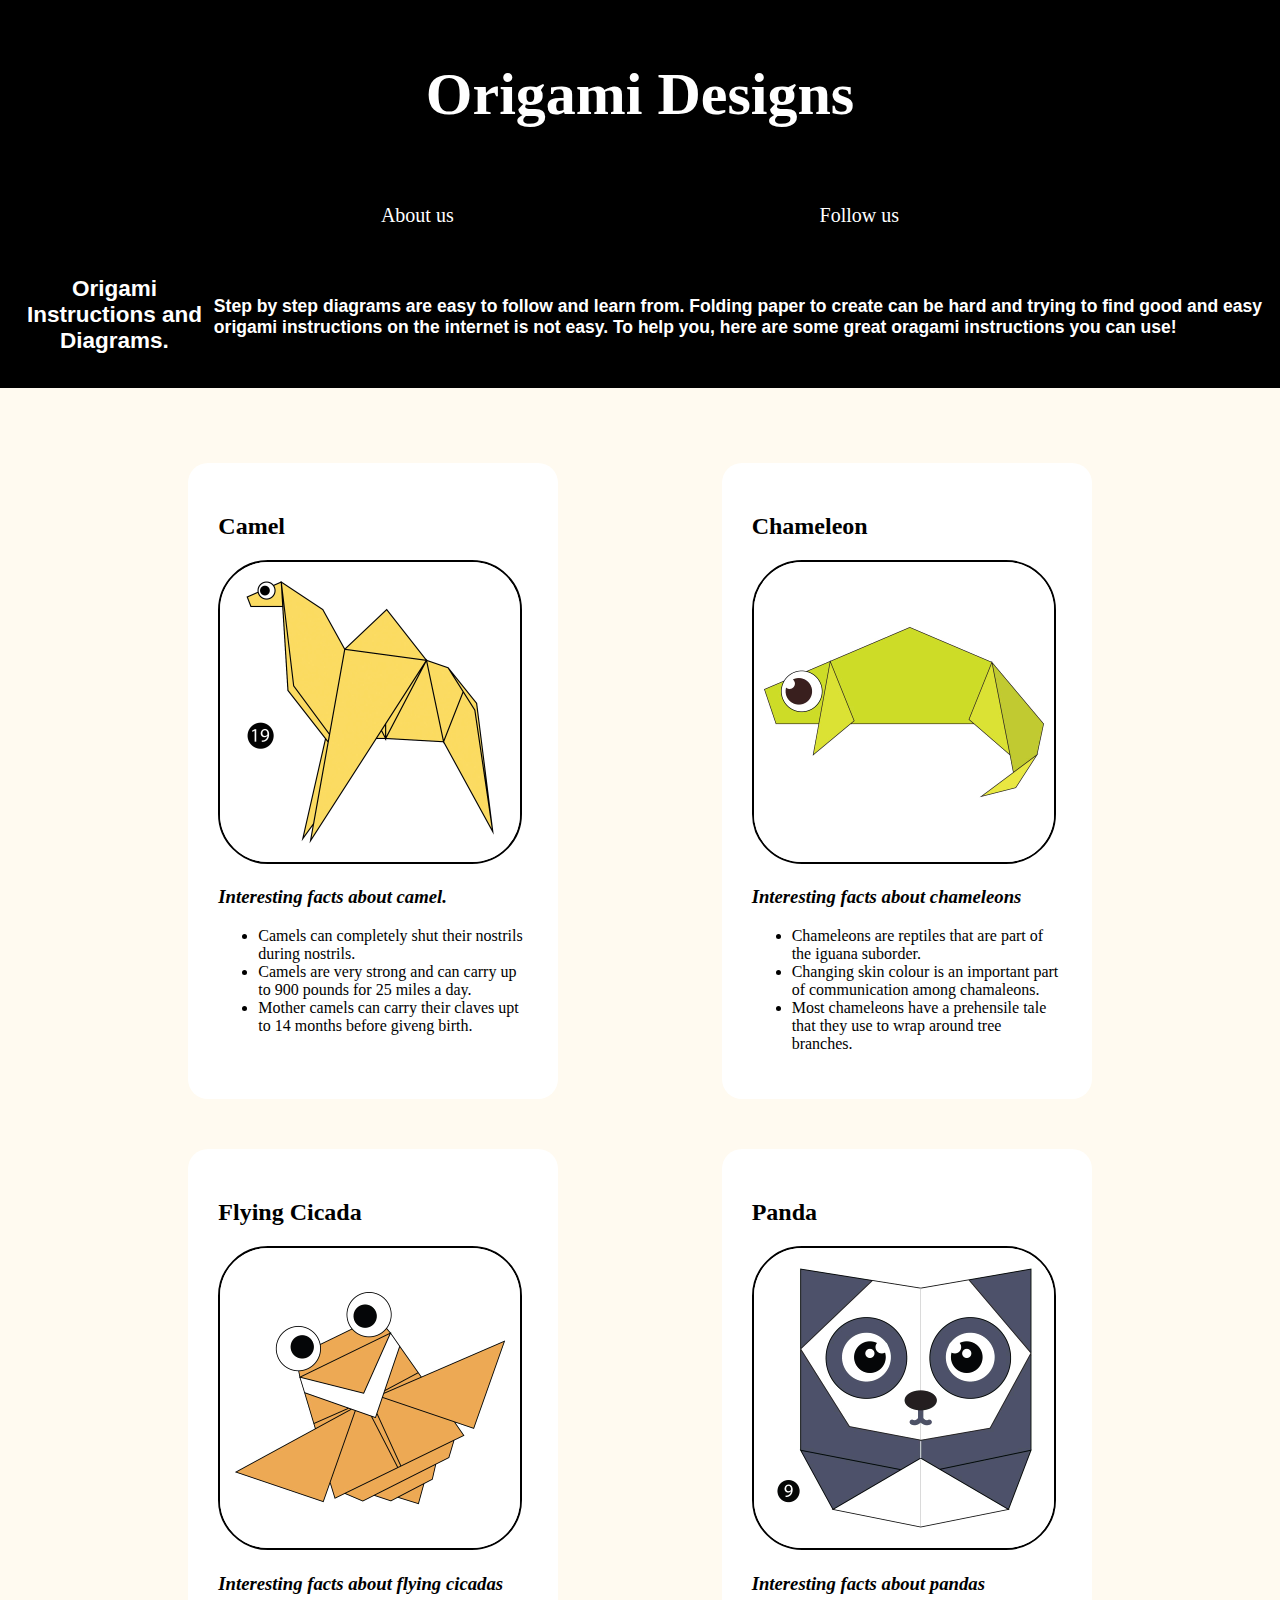
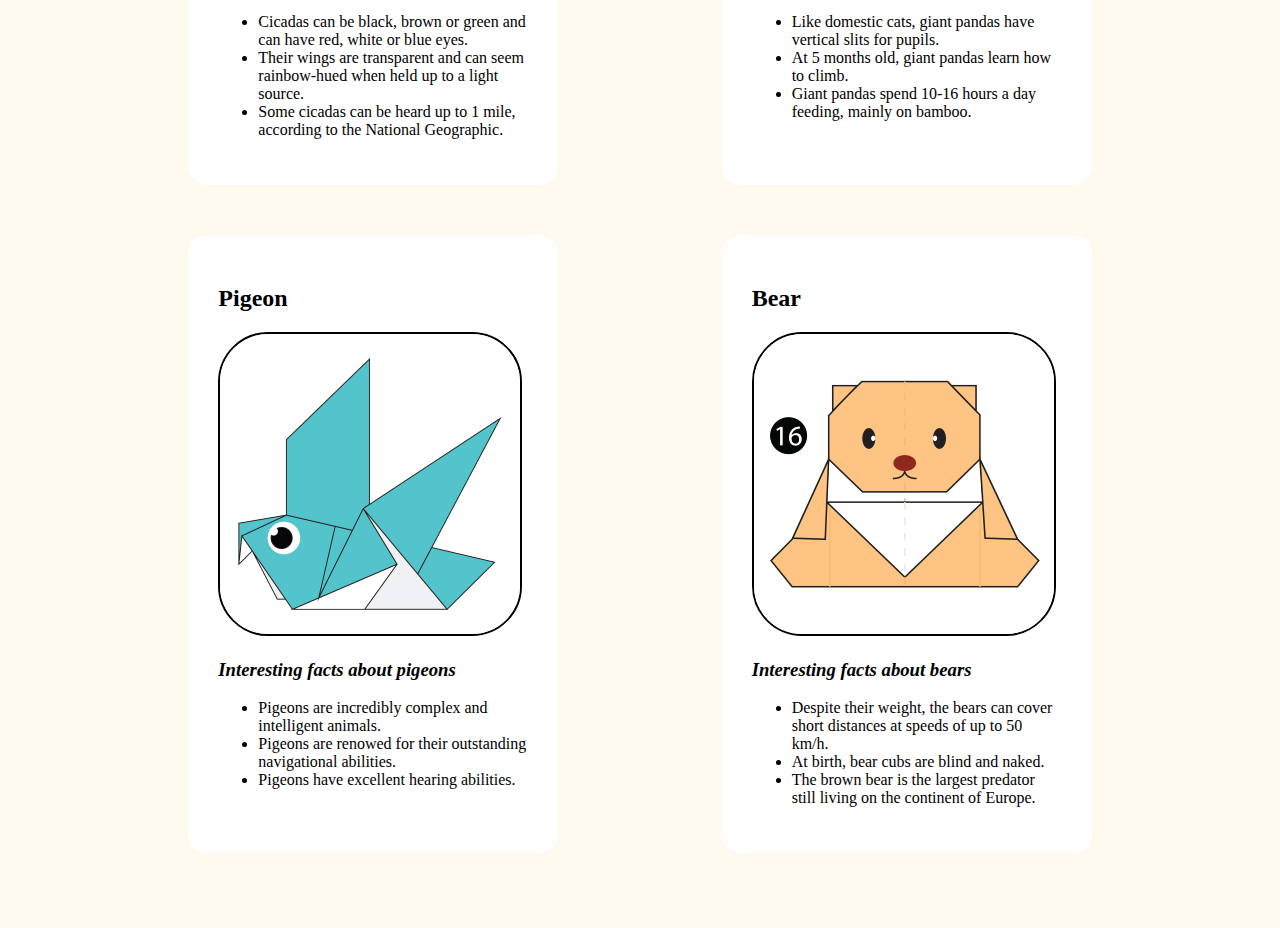
<file: Project-52-main/index.html>
<!DOCTYPE html>
	 <html>
        		<head>
            			<title> Origami Designs</title>
			<link rel="stylesheet"
			type="text/css"
			href="style.css"/>
        		</head>
        		<body>
			<div class="header">
            				<h1> Origami Designs</h1>
			</div>
			<div class="referals">
            				<a href="about.html"> About us</a>
            				<a href="followus.html"> Follow us</a>
			</div>
			<div class ="menu">
			<center>
				<h2>Origami Instructions and Diagrams.</h2>
			</center>
			<h3><br>
				Step by step diagrams are easy to follow and learn from. 
				Folding paper to create can be hard and trying to find good and easy origami instructions on the internet is not easy. 
				To help you, here are some great oragami instructions you can use!
			</h3>
		</div>
			<div class="grid">
				<div class="origami">
					<h2>Camel</h2>
            			<a href="http://origami.me/camel/">
              			<img src = "images/camel.jpg" width=300, height=300></a>
            			<h3><i>Interesting facts about camel.</i></h3>
            			<ul>
                				<li>Camels can completely shut their nostrils during nostrils.</li>
                				<li>Camels are very strong and can carry up to 900 pounds for 25 miles a day.</li>
                				<li>Mother camels can carry their claves upt to 14 months before giveng birth.</li>
            			</ul>
				</div>
				<div class="origami">
					<h2>Chameleon</h2>
            			<a href="http://origami.me/chameleon/">
                			<img src = "images/chameleon.jpg" width=300, height=300></a>
            			<h3><i>Interesting facts about chameleons</i></h3>
            			<ul>
                				<li>Chameleons are reptiles that are part of the iguana suborder.</li>
                				<li>Changing skin colour is an important part of communication among chamaleons.</li>
                				<li>Most chameleons have a prehensile tale that they use to wrap around tree branches.</li>
            			</ul>
				</div>
				<div class="origami">
					<h2>Flying Cicada</h2>
            			<a href="http://origami.me/flying-cicada/">
                			<img src="images/cicada.jpg" width=300, height=300></a>
            			    <h3><i>Interesting facts about flying cicadas</i></h3>
            			<ul>
                				<li>Cicadas can be black, brown or green and can have red, white or blue eyes.</li>
                				<li>Their wings are transparent and can seem rainbow-hued when held up to a light source.</li>
                				<li>Some cicadas can be heard up to 1 mile, according to the National Geographic.</li>
            			</ul>
				</div>
				<div class="origami">
					<h2>Panda</h2>
            			<a href="http://origami.me/panda/">
                			<img src="images/panda.jpg" width=300, height=300></a>
            			<h3><i>Interesting facts about pandas</i></h3>
            			<ul>
                				<li>Like domestic cats, giant pandas have vertical slits for pupils.</li>
                				<li>At 5 months old, giant pandas learn how to climb.</li>
                				<li>Giant pandas spend 10-16 hours a day feeding, mainly on bamboo.</li>
						</ul>
				</div>
				<div class="origami">
                    <h2>Pigeon</h2>
            			<a href="http://origami.me/pigeon/">
                			<img src="images/pigeon.jpg" width=300, height=300></a>
            			<h3><i>Interesting facts about pigeons</i></h3>
            			<ul>
                				<li>Pigeons are incredibly complex and intelligent animals.</li>
                				<li>Pigeons are renowed for their outstanding navigational abilities.</li>
                				<li>Pigeons have excellent hearing abilities.</li>
            			</ul>
				</div>
				<div class="origami">
            		<h2>Bear</h2>
            			<a href="http://origami.me/teddy-bear/">
                			<img src="images/teddy.jpg" width=300, height=300></a>
            			<h3><i>Interesting facts about bears</i></h3>
            			<ul>
                				<li>Despite their weight, the bears can cover short distances at speeds of up to 50 km/h.</li>
                				<li>At birth, bear cubs are blind and naked.</li>
                				<li>The brown bear is the largest predator still living on the continent of Europe.</li>
            			</ul>
				</div>
			</div>		
        		</body>
    	</html>
</file>
<file: Project-52-main/style.css>
h1{
		color:white;
	}
	.header{
		background-color:black;
		font-size:30px;
		padding:20px;	
		display:flex;
		justify-content:center;
	}
	.referals{
		background-color:black;
		font-size:20px;
		padding:15px;
		display:flex;
		justify-content:space-evenly;
	}
	.grid{
		background-color:floralwhite;
		padding:50px;
		display:flex;
		flex-wrap:wrap;
        justify-content:space-evenly;
	}
	.grid img{
		border: 2px solid black;
    border-radius: 50px;
	}
	.menu{
		display: flex;
		justify-content: space-between;
		background-color: #000000;
		padding: 15px;
		font-size: 15px;
		font-family: sans-serif;
		font-weight: 400;
		color: #ffffff
	}
	body{
		margin: 0px;
		background-color: #f7f2f2;
	}
	.origami{
		border-radius: 20px;
		background-color: #ffffff;
		padding: 30px;
		margin: 25px;
		width: 310px;
		font-family: fantasy;
	}
	.origami:hover{
		transform: scale(1.2);
	}
	a:link{
		color: white;
	}
	a:visited{
		color: white;
	}
	a{
		text-decoration: none;
	}
</file>
